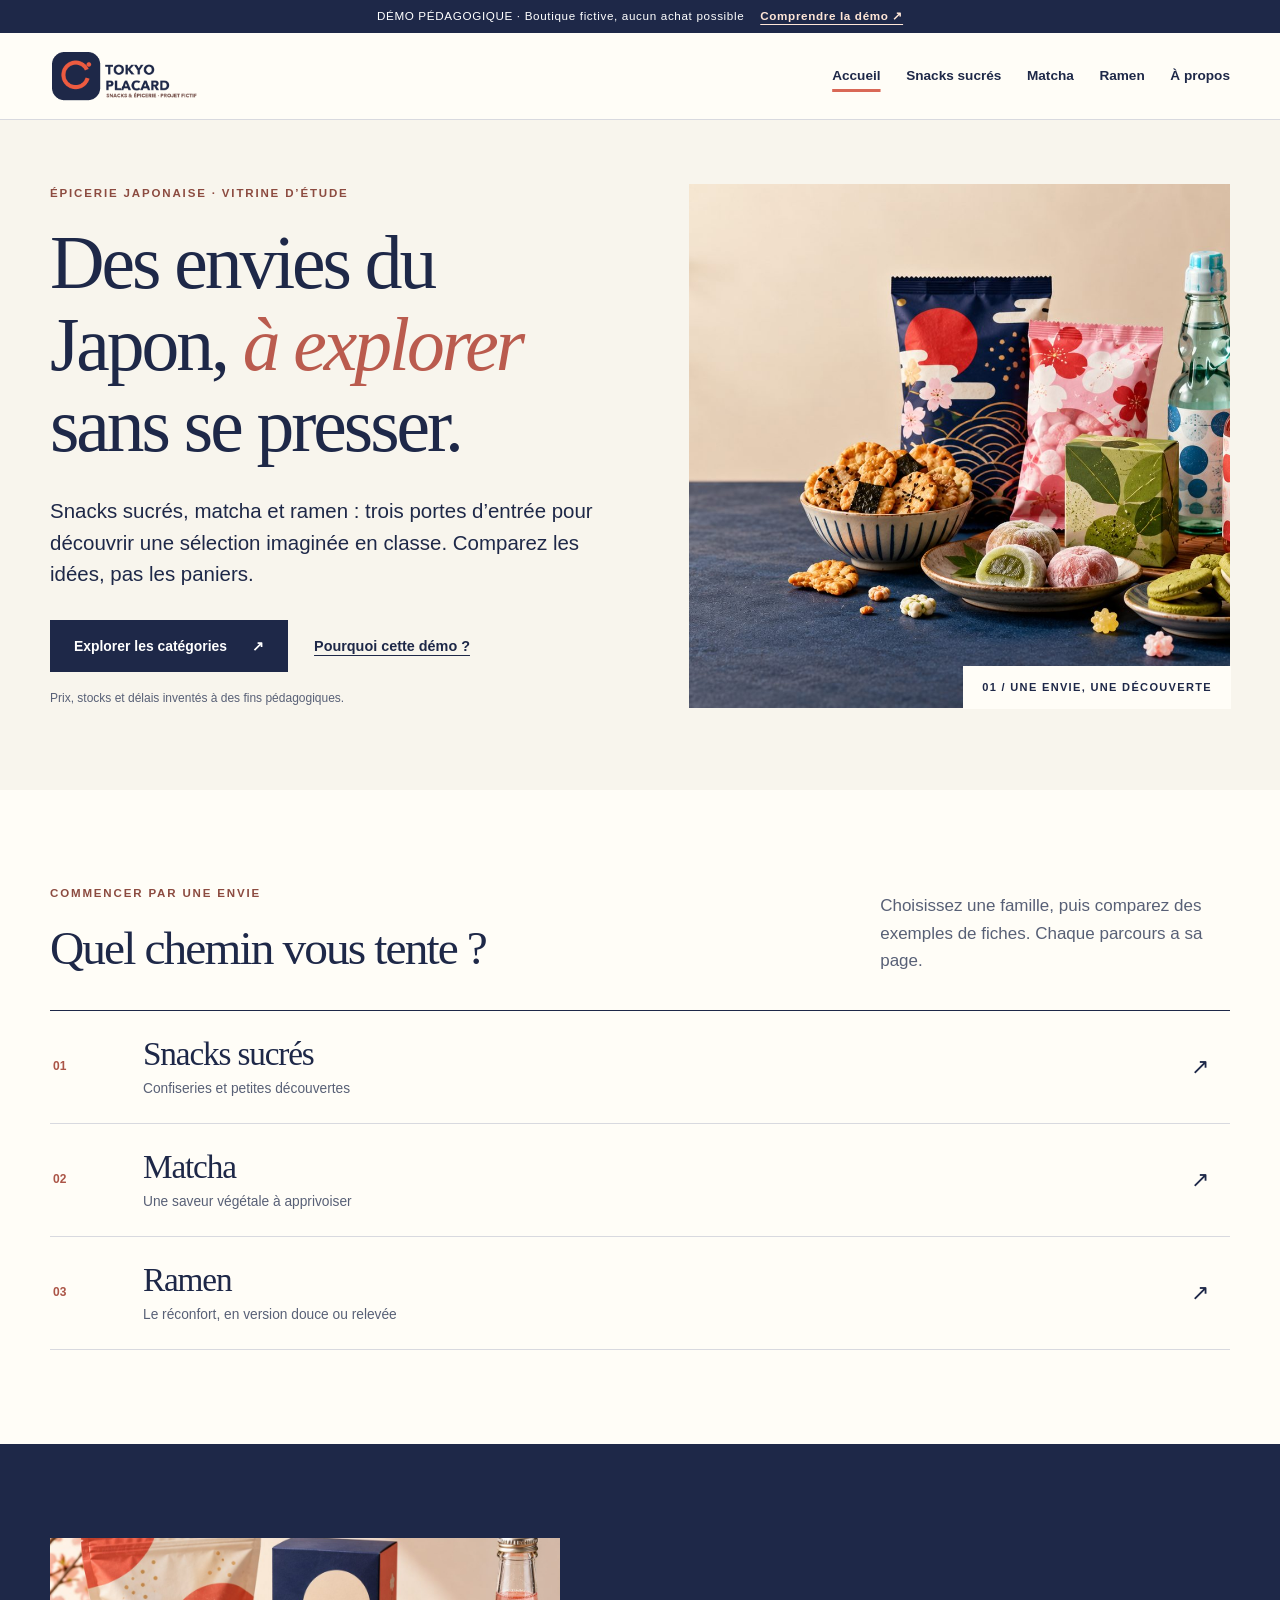
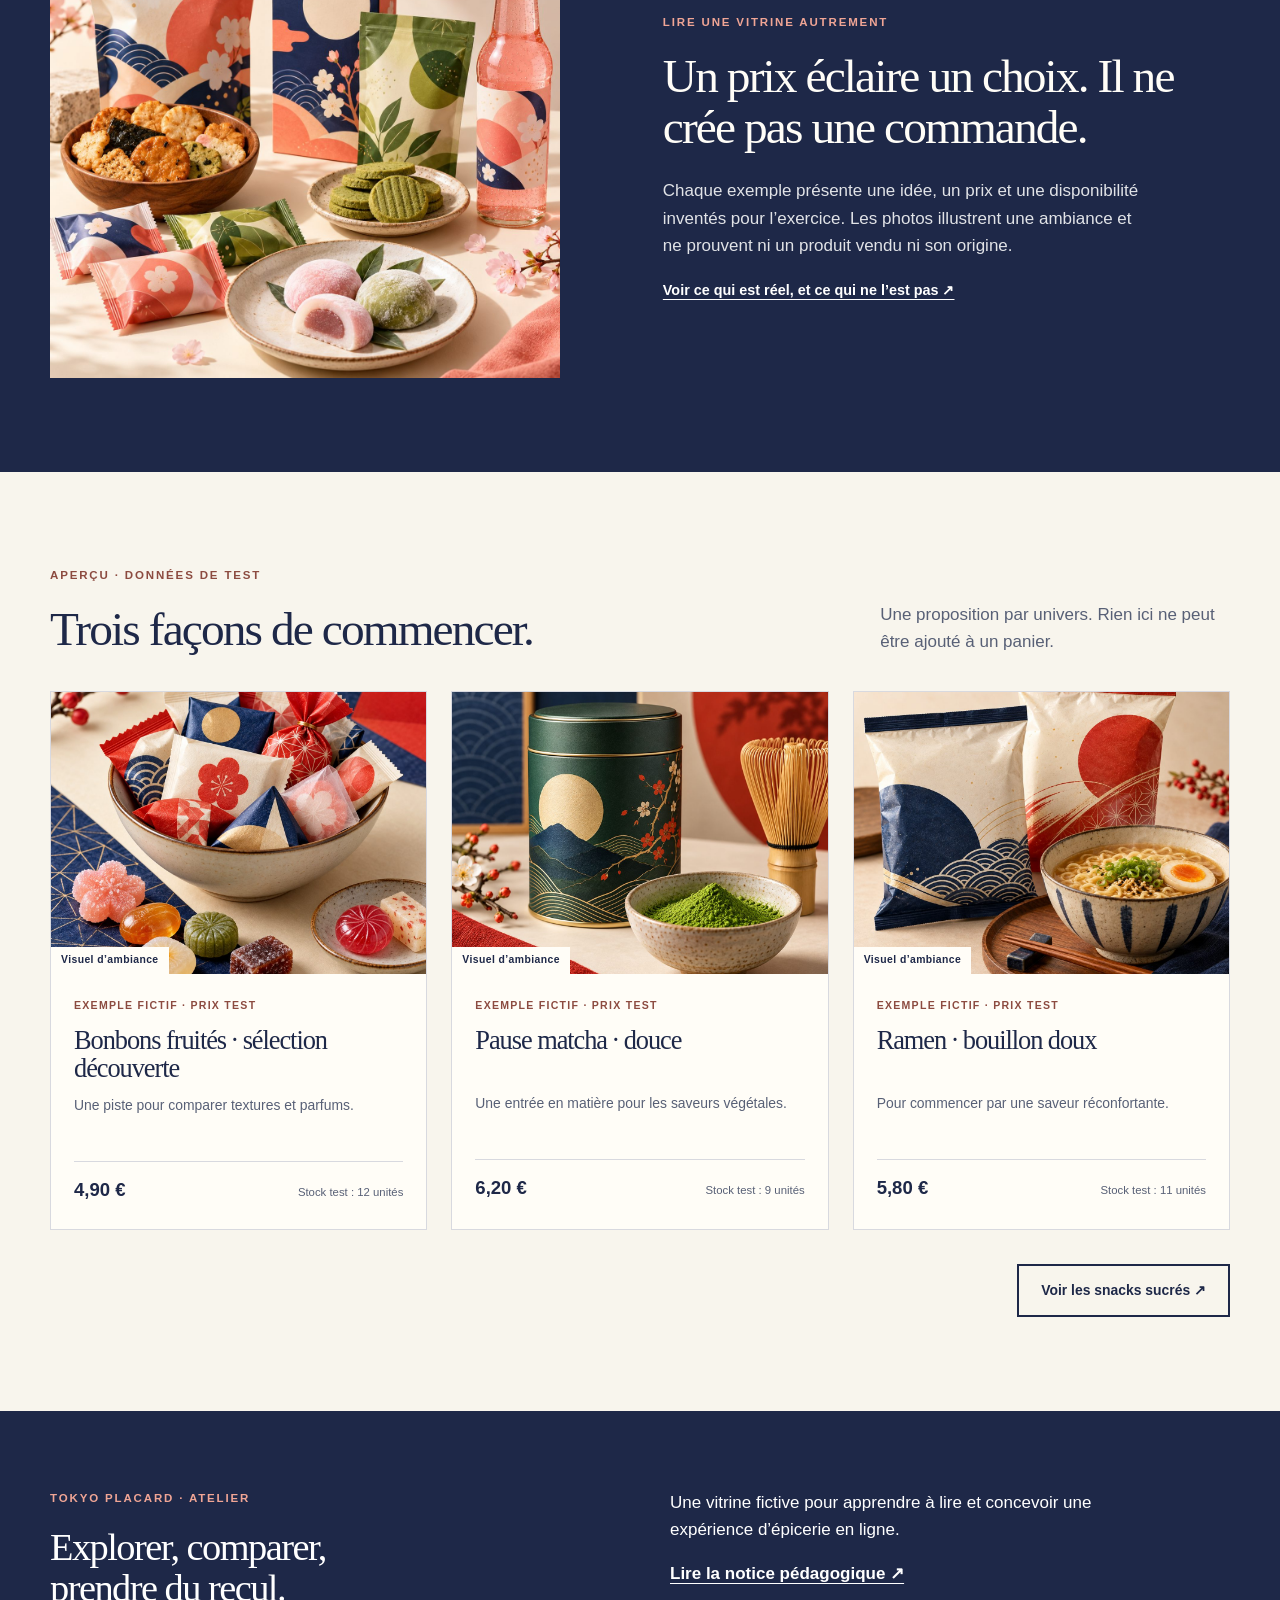
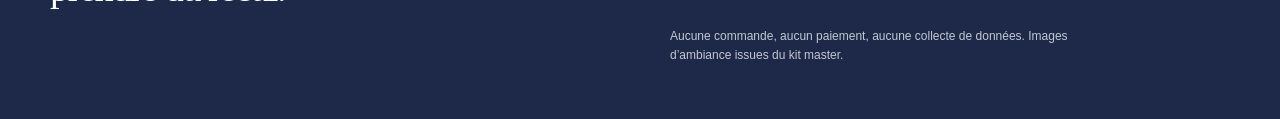
<file: index.html>
<!doctype html>
<html lang="fr"><head><meta charset="utf-8"><meta name="viewport" content="width=device-width, initial-scale=1">
<meta name="robots" content="noindex, nofollow, noarchive"><meta name="description" content="Tokyo Placard : vitrine pédagogique fictive de snacks japonais, matcha et ramen.">
<title>Accueil — Tokyo Placard · Démo pédagogique</title><link rel="icon" href="assets/logo-tokyo-placard.png"><link rel="stylesheet" href="styles.css"><script src="site.js" defer></script></head>
<body><a class="skip" href="#contenu">Aller au contenu</a><div class="demo-bar">DÉMO PÉDAGOGIQUE · Boutique fictive, aucun achat possible <a href="a-propos.html#notice">Comprendre la démo ↗</a></div>
<header class="site-header"><div class="shell header-row"><a class="logo" href="index.html" aria-label="Tokyo Placard, retour à l’accueil"><img src="assets/logo-tokyo-placard.png" alt="" width="195" height="55"></a><button class="menu-toggle" type="button" aria-expanded="false" aria-controls="nav-principale" aria-label="Ouvrir le menu">Menu <span aria-hidden="true">☰</span></button><nav id="nav-principale" class="nav" aria-label="Navigation principale"><a href="index.html" aria-current="page">Accueil</a><a href="snacks-sucres.html">Snacks sucrés</a><a href="matcha.html">Matcha</a><a href="ramen.html">Ramen</a><a href="a-propos.html">À propos</a></nav></div></header>
<main id="contenu"><section class="hero"><div class="shell hero-grid"><div class="hero-copy"><p class="eyebrow">Épicerie japonaise · vitrine d’étude</p><h1>Des envies du Japon, <em>à explorer</em> sans se presser.</h1><p class="lead">Snacks sucrés, matcha et ramen : trois portes d’entrée pour découvrir une sélection imaginée en classe. Comparez les idées, pas les paniers.</p><div class="hero-actions"><a class="button" href="snacks-sucres.html">Explorer les catégories <span aria-hidden="true">↗</span></a><a class="underlink" href="a-propos.html">Pourquoi cette démo ?</a></div><p class="hero-note">Prix, stocks et délais inventés à des fins pédagogiques.</p></div><div class="hero-photo"><img src="assets/hero-snacks.jpg" alt="Photographie d’ambiance d’un assortiment de snacks japonais"><span class="photo-label">01 / Une envie, une découverte</span></div></div></section>
<section class="section categories"><div class="shell"><div class="section-head"><div><p class="eyebrow">Commencer par une envie</p><h2>Quel chemin vous tente ?</h2></div><p>Choisissez une famille, puis comparez des exemples de fiches. Chaque parcours a sa page.</p></div><div class="category-list"><a href="snacks-sucres.html"><span class="category-num">01</span><span><strong>Snacks sucrés</strong><small>Confiseries et petites découvertes</small></span><span class="arrow" aria-hidden="true">↗</span></a><a href="matcha.html"><span class="category-num">02</span><span><strong>Matcha</strong><small>Une saveur végétale à apprivoiser</small></span><span class="arrow" aria-hidden="true">↗</span></a><a href="ramen.html"><span class="category-num">03</span><span><strong>Ramen</strong><small>Le réconfort, en version douce ou relevée</small></span><span class="arrow" aria-hidden="true">↗</span></a></div></div></section>
<section class="section editorial"><div class="shell editorial-grid"><div class="editorial-photo"><img src="assets/assortiment-snacks.jpg" alt="Photographie d’ambiance d’un assortiment de snacks japonais" loading="lazy"></div><div><p class="eyebrow">Lire une vitrine autrement</p><h2>Un prix éclaire un choix. Il ne crée pas une commande.</h2><p>Chaque exemple présente une idée, un prix et une disponibilité inventés pour l’exercice. Les photos illustrent une ambiance et ne prouvent ni un produit vendu ni son origine.</p><a class="text-arrow" href="a-propos.html#notice">Voir ce qui est réel, et ce qui ne l’est pas ↗</a></div></div></section>
<section class="section selection"><div class="shell"><div class="section-head"><div><p class="eyebrow">Aperçu · données de test</p><h2>Trois façons de commencer.</h2></div><p>Une proposition par univers. Rien ici ne peut être ajouté à un panier.</p></div><div class="product-grid"><article class="product"><div class="product-image"><img class="" src="assets/bonbons.jpg" alt="Photographie d’ambiance de confiseries japonaises" loading="lazy"><span class="image-caption">Visuel d’ambiance</span></div><div class="product-body"><p class="product-type">Exemple fictif · prix test</p><h3>Bonbons fruités · sélection découverte</h3><p>Une piste pour comparer textures et parfums.</p><div class="product-meta"><strong>4,90 €</strong><span>Stock test : 12 unités</span></div></div></article><article class="product"><div class="product-image"><img class="" src="assets/matcha.jpg" alt="Photographie d’ambiance autour du matcha" loading="lazy"><span class="image-caption">Visuel d’ambiance</span></div><div class="product-body"><p class="product-type">Exemple fictif · prix test</p><h3>Pause matcha · douce</h3><p>Une entrée en matière pour les saveurs végétales.</p><div class="product-meta"><strong>6,20 €</strong><span>Stock test : 9 unités</span></div></div></article><article class="product"><div class="product-image"><img class="" src="assets/ramen.jpg" alt="Photographie d’ambiance de ramen" loading="lazy"><span class="image-caption">Visuel d’ambiance</span></div><div class="product-body"><p class="product-type">Exemple fictif · prix test</p><h3>Ramen · bouillon doux</h3><p>Pour commencer par une saveur réconfortante.</p><div class="product-meta"><strong>5,80 €</strong><span>Stock test : 11 unités</span></div></div></article></div><div class="end-link"><a class="button button-light" href="snacks-sucres.html">Voir les snacks sucrés ↗</a></div></div></section></main><footer class="footer"><div class="shell footer-grid"><div><p class="eyebrow">Tokyo Placard · atelier</p><h2>Explorer, comparer,<br>prendre du recul.</h2></div><div><p>Une vitrine fictive pour apprendre à lire et concevoir une expérience d’épicerie en ligne.</p><a href="a-propos.html#notice">Lire la notice pédagogique ↗</a><p class="fine">Aucune commande, aucun paiement, aucune collecte de données. Images d’ambiance issues du kit master.</p></div></div></footer></body></html>
</file>
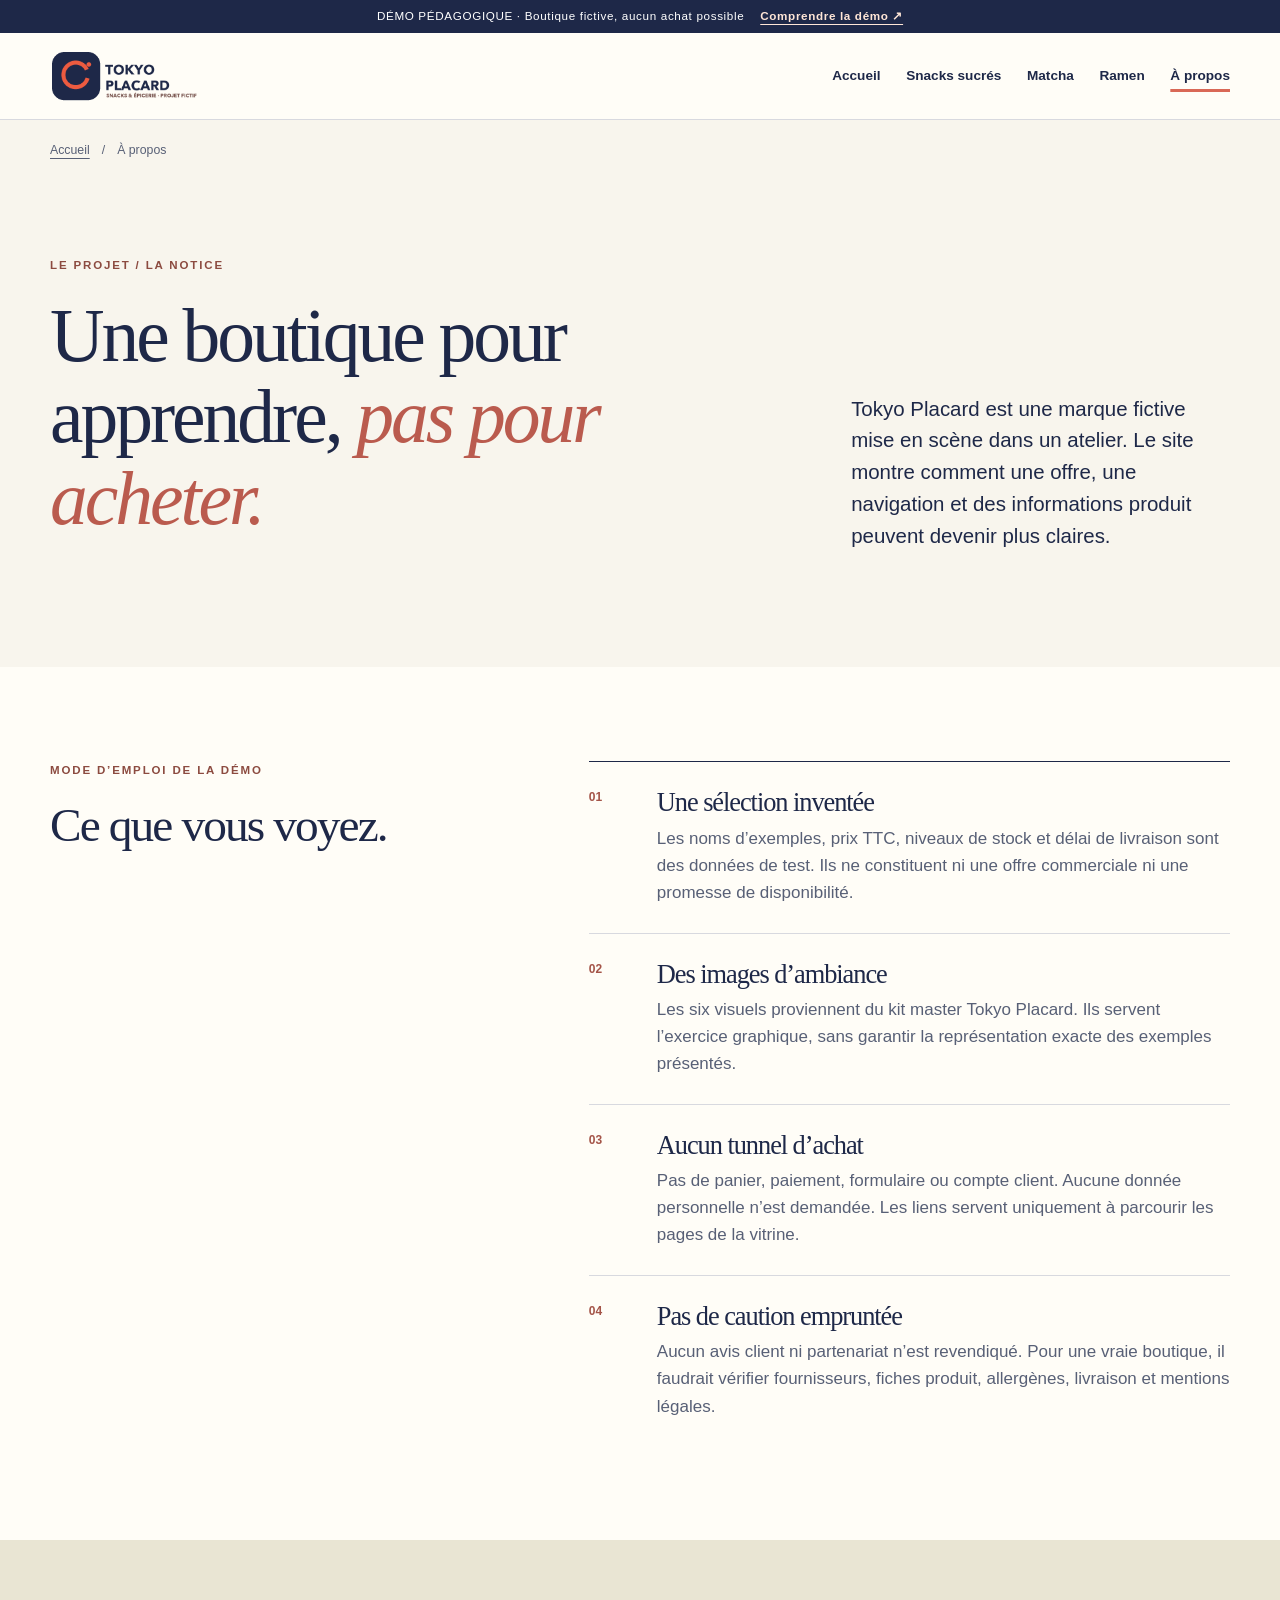
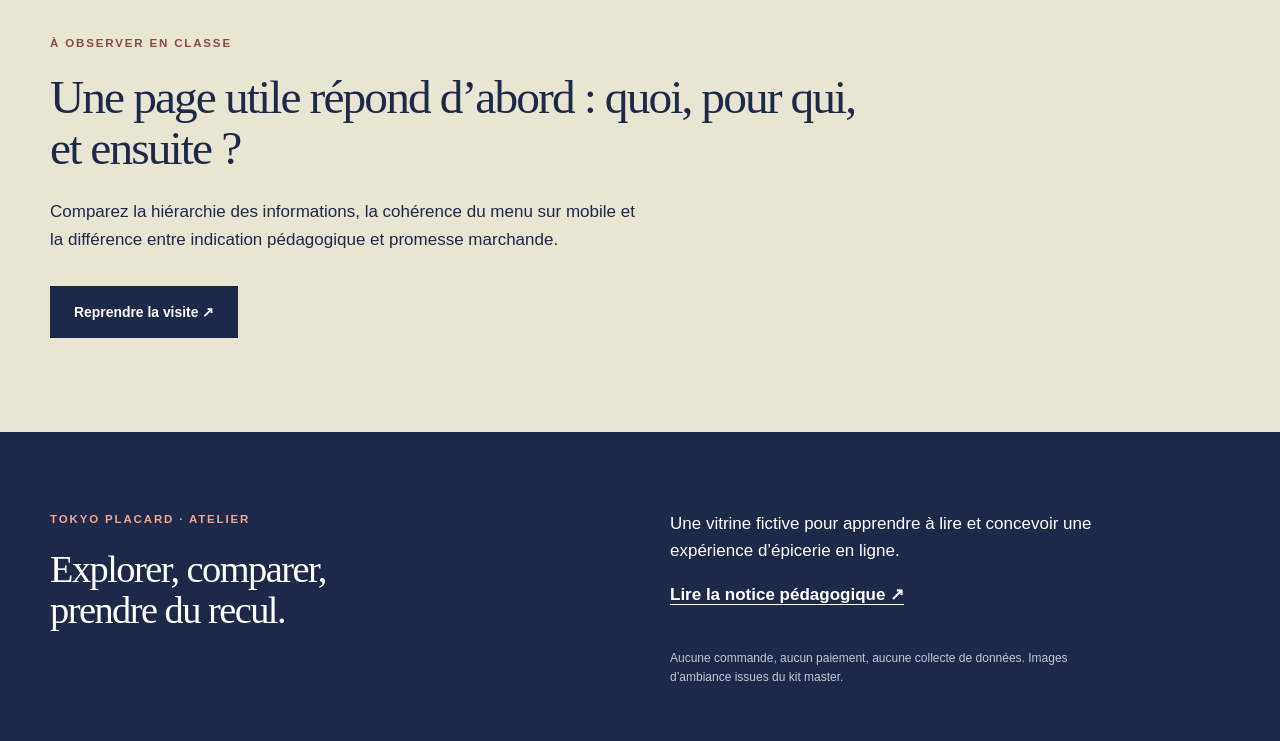
<file: a-propos.html>
<!doctype html>
<html lang="fr"><head><meta charset="utf-8"><meta name="viewport" content="width=device-width, initial-scale=1">
<meta name="robots" content="noindex, nofollow, noarchive"><meta name="description" content="Notice pédagogique et transparence de la démo Tokyo Placard.">
<title>À propos et notice — Tokyo Placard · Démo pédagogique</title><link rel="icon" href="assets/logo-tokyo-placard.png"><link rel="stylesheet" href="styles.css"><script src="site.js" defer></script></head>
<body><a class="skip" href="#contenu">Aller au contenu</a><div class="demo-bar">DÉMO PÉDAGOGIQUE · Boutique fictive, aucun achat possible <a href="a-propos.html#notice">Comprendre la démo ↗</a></div>
<header class="site-header"><div class="shell header-row"><a class="logo" href="index.html" aria-label="Tokyo Placard, retour à l’accueil"><img src="assets/logo-tokyo-placard.png" alt="" width="195" height="55"></a><button class="menu-toggle" type="button" aria-expanded="false" aria-controls="nav-principale" aria-label="Ouvrir le menu">Menu <span aria-hidden="true">☰</span></button><nav id="nav-principale" class="nav" aria-label="Navigation principale"><a href="index.html">Accueil</a><a href="snacks-sucres.html">Snacks sucrés</a><a href="matcha.html">Matcha</a><a href="ramen.html">Ramen</a><a href="a-propos.html" aria-current="page">À propos</a></nav></div></header>
<main id="contenu"><div class="shell breadcrumb"><a href="index.html">Accueil</a><span aria-hidden="true">/</span><span aria-current="page">À propos</span></div><section class="about-hero"><div class="shell about-grid"><div><p class="eyebrow">Le projet / la notice</p><h1>Une boutique pour apprendre, <em>pas pour acheter.</em></h1></div><p class="lead">Tokyo Placard est une marque fictive mise en scène dans un atelier. Le site montre comment une offre, une navigation et des informations produit peuvent devenir plus claires.</p></div></section><section class="section notice-section" id="notice"><div class="shell notice-grid"><div><p class="eyebrow">Mode d’emploi de la démo</p><h2>Ce que vous voyez.</h2></div><div class="notice-rows"><div><span>01</span><div><h3>Une sélection inventée</h3><p>Les noms d’exemples, prix TTC, niveaux de stock et délai de livraison sont des données de test. Ils ne constituent ni une offre commerciale ni une promesse de disponibilité.</p></div></div><div><span>02</span><div><h3>Des images d’ambiance</h3><p>Les six visuels proviennent du kit master Tokyo Placard. Ils servent l’exercice graphique, sans garantir la représentation exacte des exemples présentés.</p></div></div><div><span>03</span><div><h3>Aucun tunnel d’achat</h3><p>Pas de panier, paiement, formulaire ou compte client. Aucune donnée personnelle n’est demandée. Les liens servent uniquement à parcourir les pages de la vitrine.</p></div></div><div><span>04</span><div><h3>Pas de caution empruntée</h3><p>Aucun avis client ni partenariat n’est revendiqué. Pour une vraie boutique, il faudrait vérifier fournisseurs, fiches produit, allergènes, livraison et mentions légales.</p></div></div></div></div></section><section class="section about-end"><div class="shell"><p class="eyebrow">À observer en classe</p><h2>Une page utile répond d’abord : quoi, pour qui, et ensuite ?</h2><p>Comparez la hiérarchie des informations, la cohérence du menu sur mobile et la différence entre indication pédagogique et promesse marchande.</p><a class="button" href="index.html">Reprendre la visite ↗</a></div></section></main><footer class="footer"><div class="shell footer-grid"><div><p class="eyebrow">Tokyo Placard · atelier</p><h2>Explorer, comparer,<br>prendre du recul.</h2></div><div><p>Une vitrine fictive pour apprendre à lire et concevoir une expérience d’épicerie en ligne.</p><a href="a-propos.html#notice">Lire la notice pédagogique ↗</a><p class="fine">Aucune commande, aucun paiement, aucune collecte de données. Images d’ambiance issues du kit master.</p></div></div></footer></body></html>
</file>
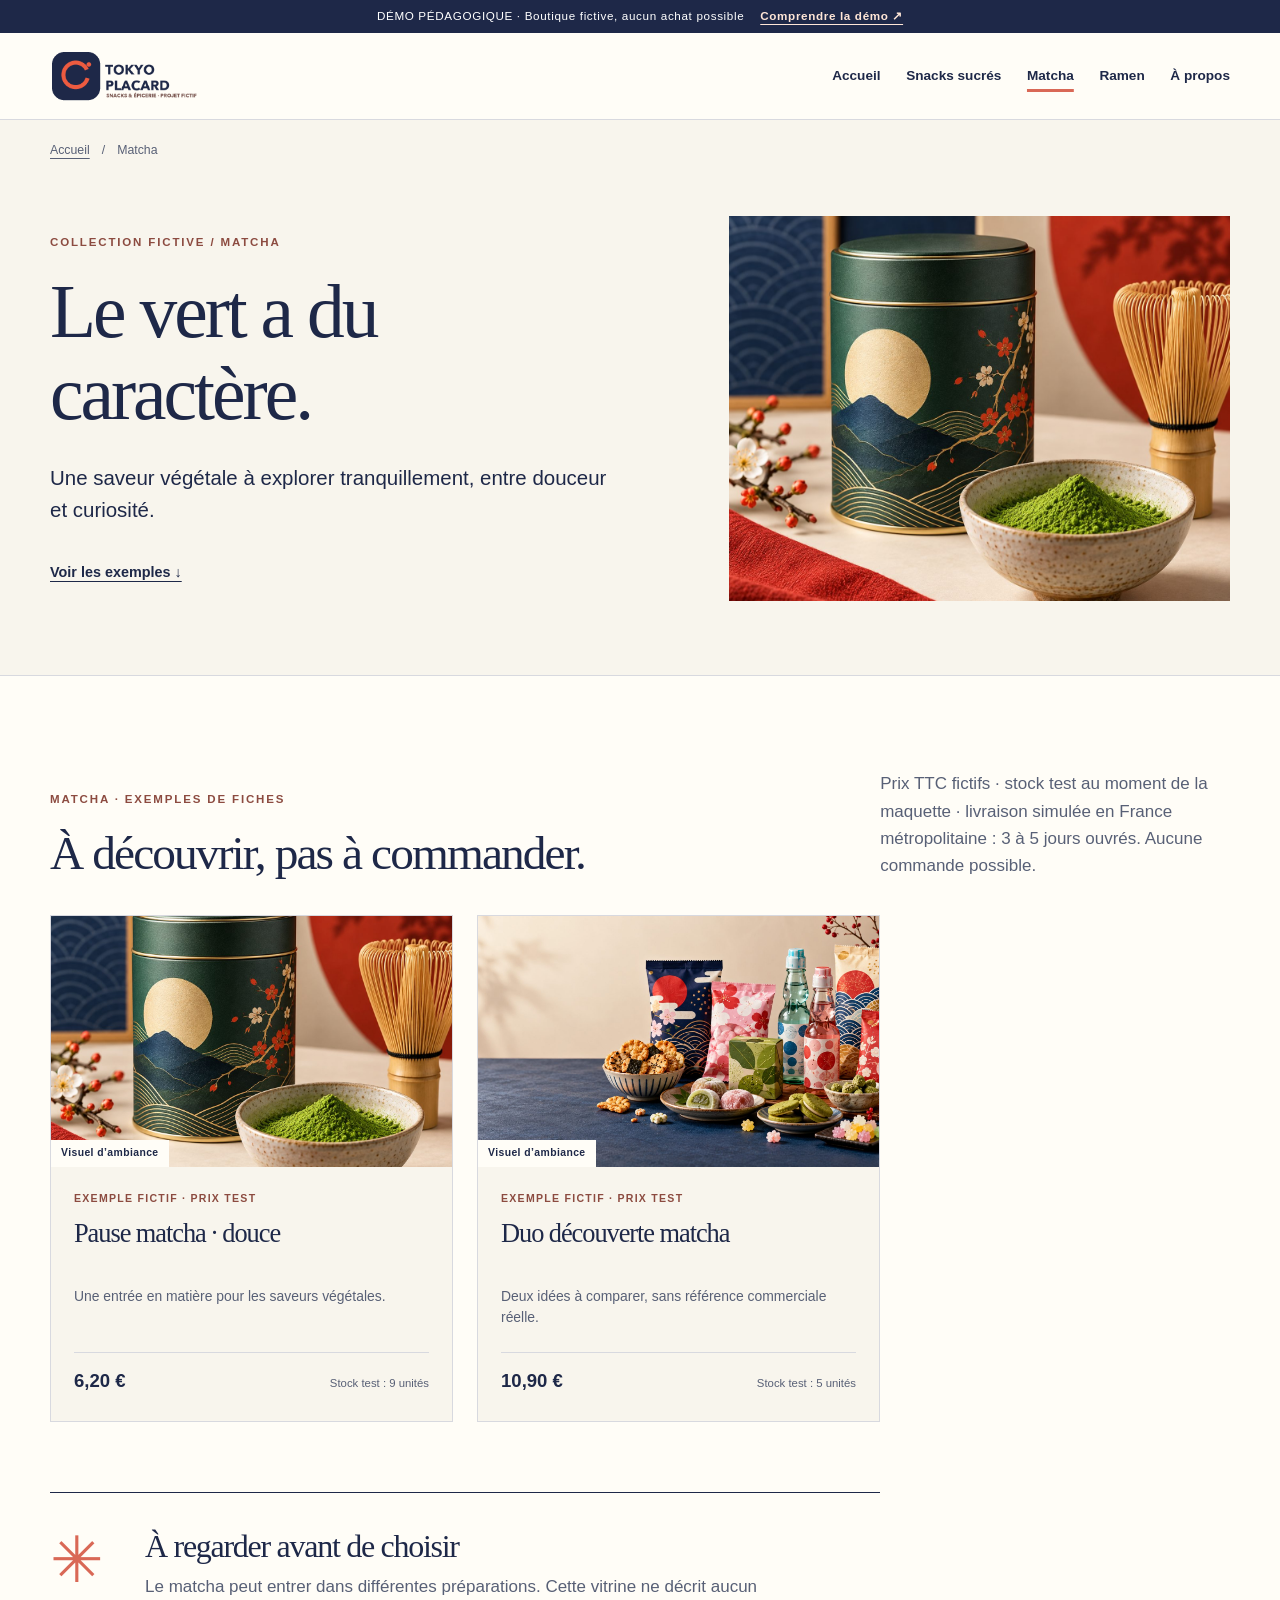
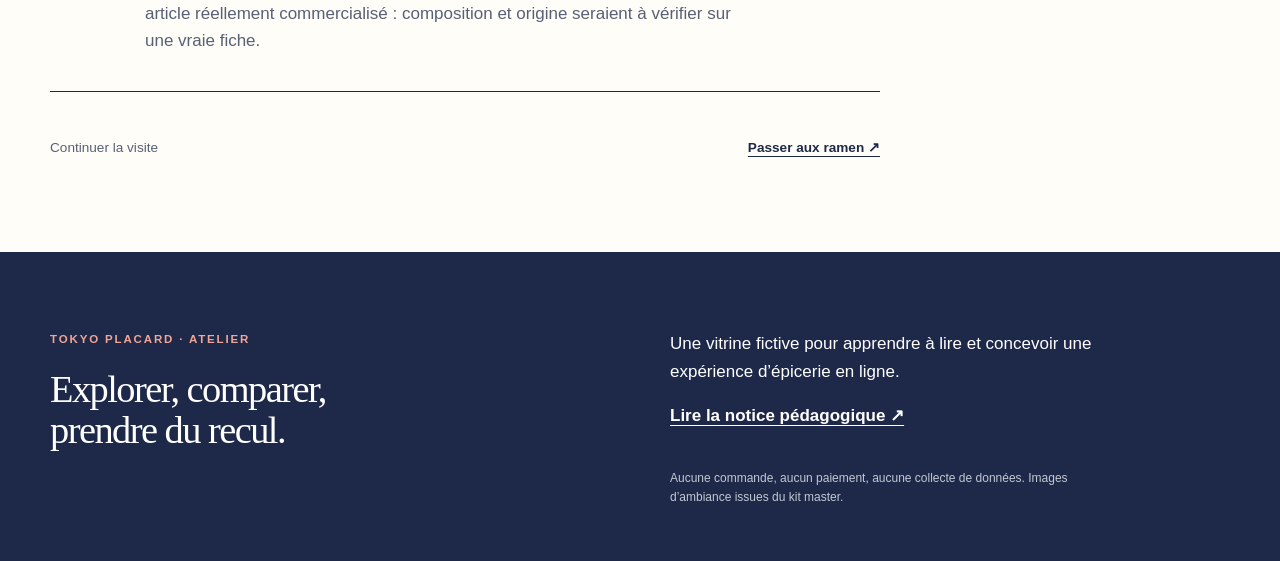
<file: matcha.html>
<!doctype html>
<html lang="fr"><head><meta charset="utf-8"><meta name="viewport" content="width=device-width, initial-scale=1">
<meta name="robots" content="noindex, nofollow, noarchive"><meta name="description" content="Matcha : exemples fictifs de Tokyo Placard, vitrine pédagogique sans vente.">
<title>Matcha — Tokyo Placard · Démo pédagogique</title><link rel="icon" href="assets/logo-tokyo-placard.png"><link rel="stylesheet" href="styles.css"><script src="site.js" defer></script></head>
<body><a class="skip" href="#contenu">Aller au contenu</a><div class="demo-bar">DÉMO PÉDAGOGIQUE · Boutique fictive, aucun achat possible <a href="a-propos.html#notice">Comprendre la démo ↗</a></div>
<header class="site-header"><div class="shell header-row"><a class="logo" href="index.html" aria-label="Tokyo Placard, retour à l’accueil"><img src="assets/logo-tokyo-placard.png" alt="" width="195" height="55"></a><button class="menu-toggle" type="button" aria-expanded="false" aria-controls="nav-principale" aria-label="Ouvrir le menu">Menu <span aria-hidden="true">☰</span></button><nav id="nav-principale" class="nav" aria-label="Navigation principale"><a href="index.html">Accueil</a><a href="snacks-sucres.html">Snacks sucrés</a><a href="matcha.html" aria-current="page">Matcha</a><a href="ramen.html">Ramen</a><a href="a-propos.html">À propos</a></nav></div></header>
<main id="contenu"><div class="shell breadcrumb"><a href="index.html">Accueil</a><span aria-hidden="true">/</span><span aria-current="page">Matcha</span></div><section class="category-hero"><div class="shell category-hero-grid"><div><p class="eyebrow">Collection fictive / Matcha</p><h1>Le vert a du caractère.</h1><p class="lead">Une saveur végétale à explorer tranquillement, entre douceur et curiosité.</p><a class="underlink" href="#selection">Voir les exemples ↓</a></div><div class="category-hero-photo"><img class="" src="assets/matcha.jpg" alt="Photographie d’ambiance autour du matcha" loading="lazy"></div></div></section><section class="section product-section" id="selection"><div class="shell"><div class="section-head"><div><p class="eyebrow">Matcha · exemples de fiches</p><h2>À découvrir, pas à commander.</h2></div><p>Prix TTC fictifs · stock test au moment de la maquette · livraison simulée en France métropolitaine : 3 à 5 jours ouvrés. Aucune commande possible.</p></div><div class="product-grid"><article class="product"><div class="product-image"><img class="" src="assets/matcha.jpg" alt="Photographie d’ambiance autour du matcha" loading="lazy"><span class="image-caption">Visuel d’ambiance</span></div><div class="product-body"><p class="product-type">Exemple fictif · prix test</p><h3>Pause matcha · douce</h3><p>Une entrée en matière pour les saveurs végétales.</p><div class="product-meta"><strong>6,20 €</strong><span>Stock test : 9 unités</span></div></div></article><article class="product"><div class="product-image"><img class="" src="assets/hero-snacks.jpg" alt="Photographie d’ambiance de snacks japonais" loading="lazy"><span class="image-caption">Visuel d’ambiance</span></div><div class="product-body"><p class="product-type">Exemple fictif · prix test</p><h3>Duo découverte matcha</h3><p>Deux idées à comparer, sans référence commerciale réelle.</p><div class="product-meta"><strong>10,90 €</strong><span>Stock test : 5 unités</span></div></div></article></div><aside class="reading-note"><span class="reading-mark" aria-hidden="true">✳</span><div><h2>À regarder avant de choisir</h2><p>Le matcha peut entrer dans différentes préparations. Cette vitrine ne décrit aucun article réellement commercialisé : composition et origine seraient à vérifier sur une vraie fiche.</p></div></aside><div class="next-route"><span>Continuer la visite</span><a href="ramen.html">Passer aux ramen ↗</a></div></div></section></main><footer class="footer"><div class="shell footer-grid"><div><p class="eyebrow">Tokyo Placard · atelier</p><h2>Explorer, comparer,<br>prendre du recul.</h2></div><div><p>Une vitrine fictive pour apprendre à lire et concevoir une expérience d’épicerie en ligne.</p><a href="a-propos.html#notice">Lire la notice pédagogique ↗</a><p class="fine">Aucune commande, aucun paiement, aucune collecte de données. Images d’ambiance issues du kit master.</p></div></div></footer></body></html>
</file>
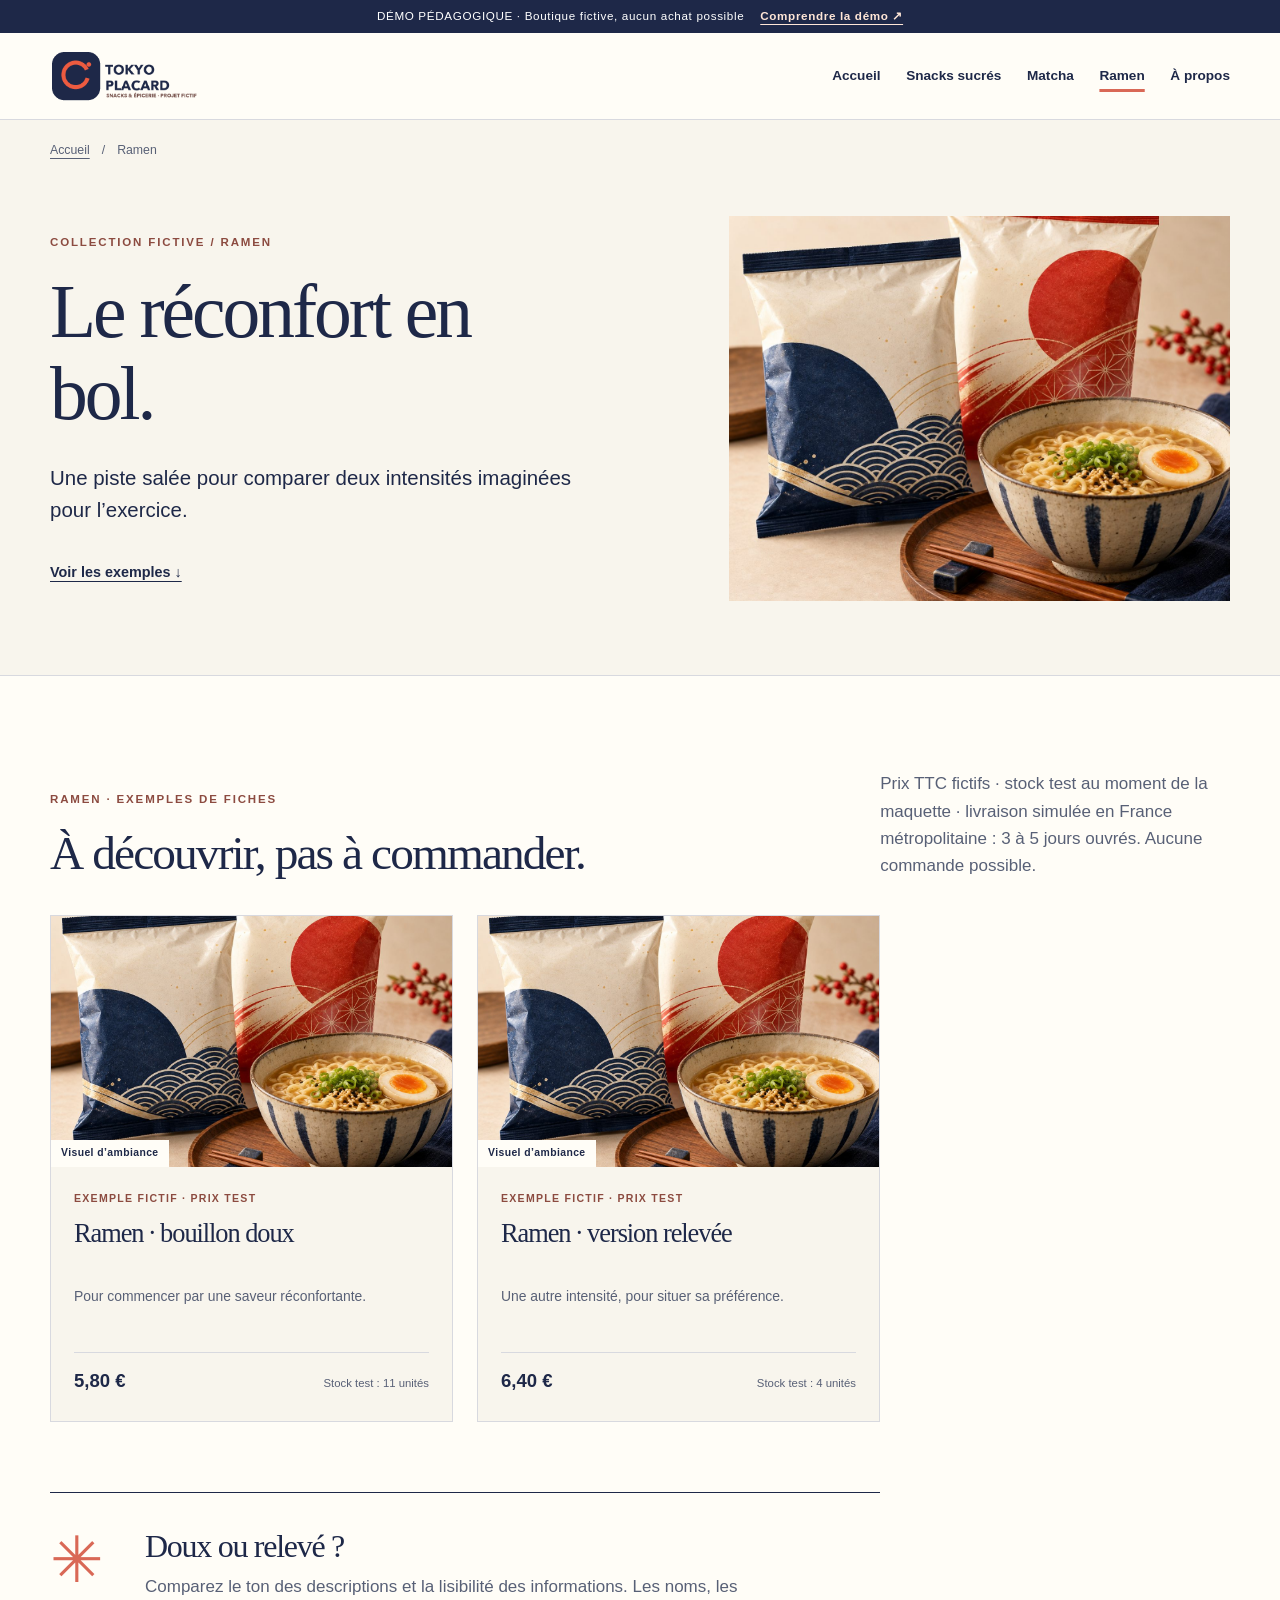
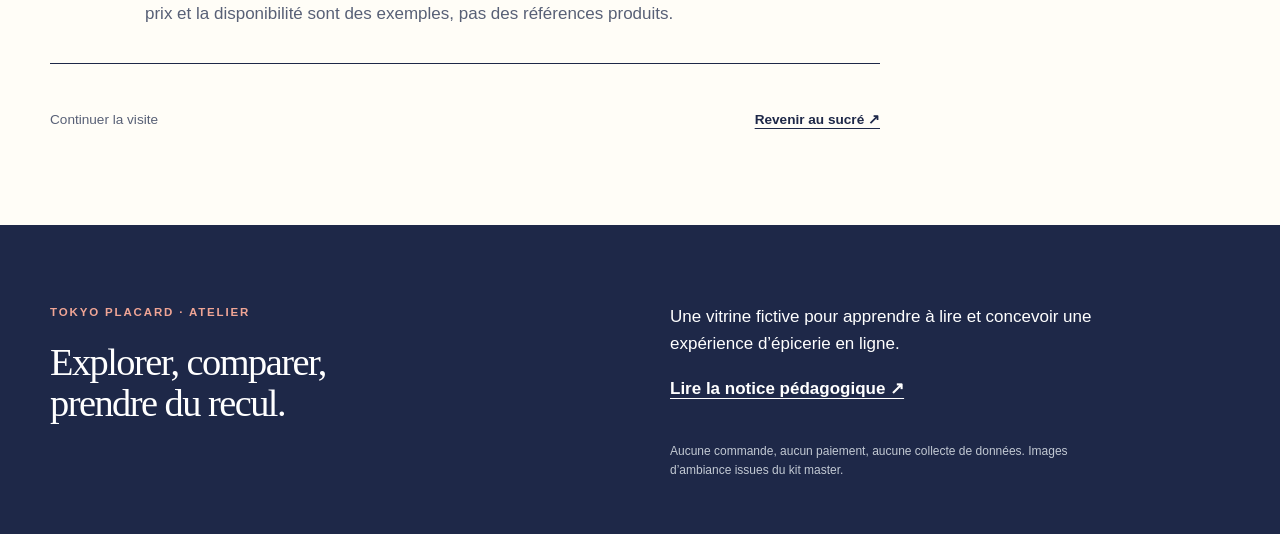
<file: ramen.html>
<!doctype html>
<html lang="fr"><head><meta charset="utf-8"><meta name="viewport" content="width=device-width, initial-scale=1">
<meta name="robots" content="noindex, nofollow, noarchive"><meta name="description" content="Ramen : exemples fictifs de Tokyo Placard, vitrine pédagogique sans vente.">
<title>Ramen — Tokyo Placard · Démo pédagogique</title><link rel="icon" href="assets/logo-tokyo-placard.png"><link rel="stylesheet" href="styles.css"><script src="site.js" defer></script></head>
<body><a class="skip" href="#contenu">Aller au contenu</a><div class="demo-bar">DÉMO PÉDAGOGIQUE · Boutique fictive, aucun achat possible <a href="a-propos.html#notice">Comprendre la démo ↗</a></div>
<header class="site-header"><div class="shell header-row"><a class="logo" href="index.html" aria-label="Tokyo Placard, retour à l’accueil"><img src="assets/logo-tokyo-placard.png" alt="" width="195" height="55"></a><button class="menu-toggle" type="button" aria-expanded="false" aria-controls="nav-principale" aria-label="Ouvrir le menu">Menu <span aria-hidden="true">☰</span></button><nav id="nav-principale" class="nav" aria-label="Navigation principale"><a href="index.html">Accueil</a><a href="snacks-sucres.html">Snacks sucrés</a><a href="matcha.html">Matcha</a><a href="ramen.html" aria-current="page">Ramen</a><a href="a-propos.html">À propos</a></nav></div></header>
<main id="contenu"><div class="shell breadcrumb"><a href="index.html">Accueil</a><span aria-hidden="true">/</span><span aria-current="page">Ramen</span></div><section class="category-hero"><div class="shell category-hero-grid"><div><p class="eyebrow">Collection fictive / Ramen</p><h1>Le réconfort en bol.</h1><p class="lead">Une piste salée pour comparer deux intensités imaginées pour l’exercice.</p><a class="underlink" href="#selection">Voir les exemples ↓</a></div><div class="category-hero-photo"><img class="" src="assets/ramen.jpg" alt="Photographie d’ambiance de ramen" loading="lazy"></div></div></section><section class="section product-section" id="selection"><div class="shell"><div class="section-head"><div><p class="eyebrow">Ramen · exemples de fiches</p><h2>À découvrir, pas à commander.</h2></div><p>Prix TTC fictifs · stock test au moment de la maquette · livraison simulée en France métropolitaine : 3 à 5 jours ouvrés. Aucune commande possible.</p></div><div class="product-grid"><article class="product"><div class="product-image"><img class="" src="assets/ramen.jpg" alt="Photographie d’ambiance de ramen" loading="lazy"><span class="image-caption">Visuel d’ambiance</span></div><div class="product-body"><p class="product-type">Exemple fictif · prix test</p><h3>Ramen · bouillon doux</h3><p>Pour commencer par une saveur réconfortante.</p><div class="product-meta"><strong>5,80 €</strong><span>Stock test : 11 unités</span></div></div></article><article class="product"><div class="product-image"><img class="" src="assets/ramen.jpg" alt="Photographie d’ambiance de ramen" loading="lazy"><span class="image-caption">Visuel d’ambiance</span></div><div class="product-body"><p class="product-type">Exemple fictif · prix test</p><h3>Ramen · version relevée</h3><p>Une autre intensité, pour situer sa préférence.</p><div class="product-meta"><strong>6,40 €</strong><span>Stock test : 4 unités</span></div></div></article></div><aside class="reading-note"><span class="reading-mark" aria-hidden="true">✳</span><div><h2>Doux ou relevé ?</h2><p>Comparez le ton des descriptions et la lisibilité des informations. Les noms, les prix et la disponibilité sont des exemples, pas des références produits.</p></div></aside><div class="next-route"><span>Continuer la visite</span><a href="snacks-sucres.html">Revenir au sucré ↗</a></div></div></section></main><footer class="footer"><div class="shell footer-grid"><div><p class="eyebrow">Tokyo Placard · atelier</p><h2>Explorer, comparer,<br>prendre du recul.</h2></div><div><p>Une vitrine fictive pour apprendre à lire et concevoir une expérience d’épicerie en ligne.</p><a href="a-propos.html#notice">Lire la notice pédagogique ↗</a><p class="fine">Aucune commande, aucun paiement, aucune collecte de données. Images d’ambiance issues du kit master.</p></div></div></footer></body></html>
</file>
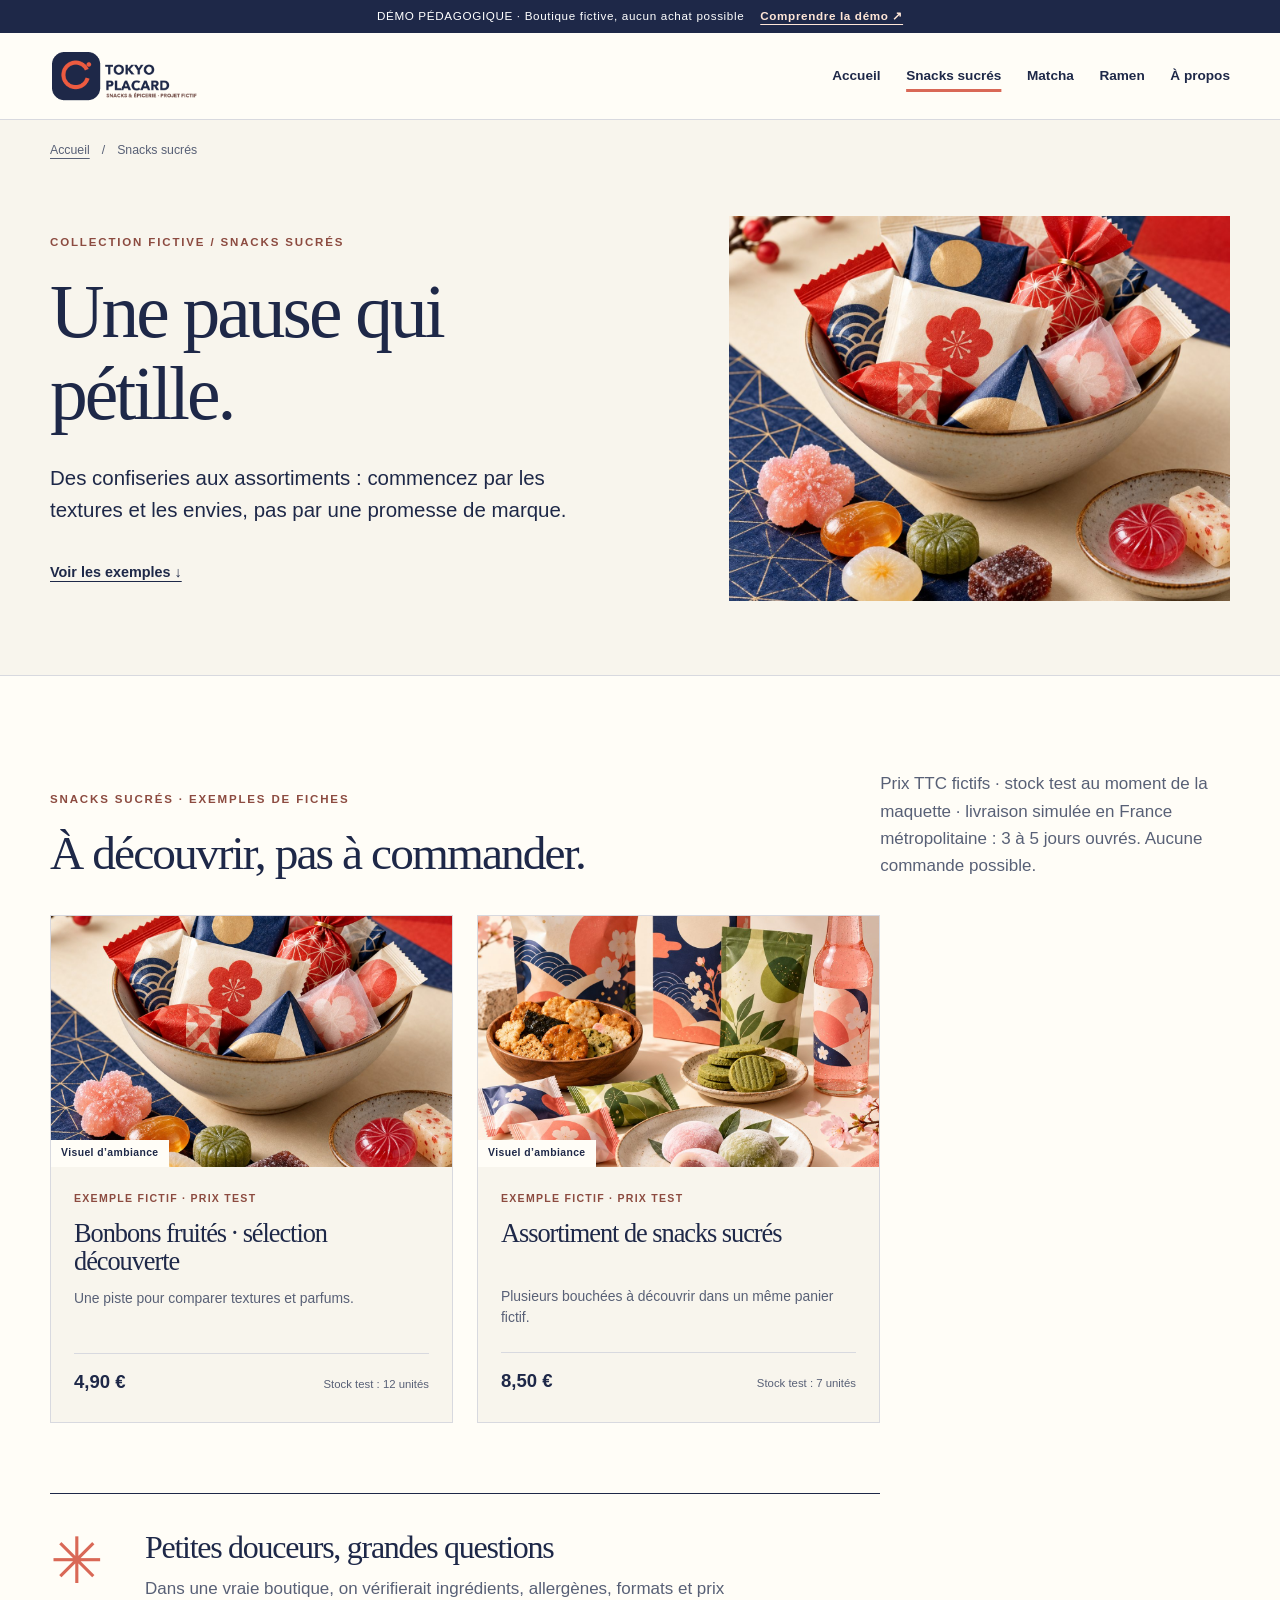
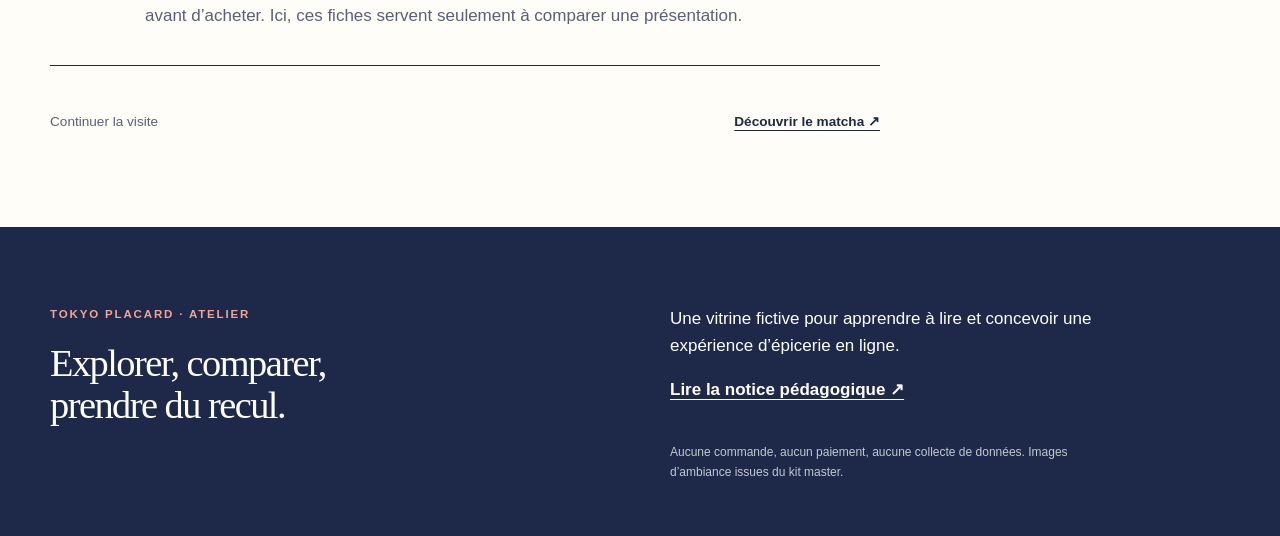
<file: snacks-sucres.html>
<!doctype html>
<html lang="fr"><head><meta charset="utf-8"><meta name="viewport" content="width=device-width, initial-scale=1">
<meta name="robots" content="noindex, nofollow, noarchive"><meta name="description" content="Snacks sucrés : exemples fictifs de Tokyo Placard, vitrine pédagogique sans vente.">
<title>Snacks sucrés — Tokyo Placard · Démo pédagogique</title><link rel="icon" href="assets/logo-tokyo-placard.png"><link rel="stylesheet" href="styles.css"><script src="site.js" defer></script></head>
<body><a class="skip" href="#contenu">Aller au contenu</a><div class="demo-bar">DÉMO PÉDAGOGIQUE · Boutique fictive, aucun achat possible <a href="a-propos.html#notice">Comprendre la démo ↗</a></div>
<header class="site-header"><div class="shell header-row"><a class="logo" href="index.html" aria-label="Tokyo Placard, retour à l’accueil"><img src="assets/logo-tokyo-placard.png" alt="" width="195" height="55"></a><button class="menu-toggle" type="button" aria-expanded="false" aria-controls="nav-principale" aria-label="Ouvrir le menu">Menu <span aria-hidden="true">☰</span></button><nav id="nav-principale" class="nav" aria-label="Navigation principale"><a href="index.html">Accueil</a><a href="snacks-sucres.html" aria-current="page">Snacks sucrés</a><a href="matcha.html">Matcha</a><a href="ramen.html">Ramen</a><a href="a-propos.html">À propos</a></nav></div></header>
<main id="contenu"><div class="shell breadcrumb"><a href="index.html">Accueil</a><span aria-hidden="true">/</span><span aria-current="page">Snacks sucrés</span></div><section class="category-hero"><div class="shell category-hero-grid"><div><p class="eyebrow">Collection fictive / Snacks sucrés</p><h1>Une pause qui pétille.</h1><p class="lead">Des confiseries aux assortiments : commencez par les textures et les envies, pas par une promesse de marque.</p><a class="underlink" href="#selection">Voir les exemples ↓</a></div><div class="category-hero-photo"><img class="" src="assets/bonbons.jpg" alt="Photographie d’ambiance de confiseries japonaises" loading="lazy"></div></div></section><section class="section product-section" id="selection"><div class="shell"><div class="section-head"><div><p class="eyebrow">Snacks sucrés · exemples de fiches</p><h2>À découvrir, pas à commander.</h2></div><p>Prix TTC fictifs · stock test au moment de la maquette · livraison simulée en France métropolitaine : 3 à 5 jours ouvrés. Aucune commande possible.</p></div><div class="product-grid"><article class="product"><div class="product-image"><img class="" src="assets/bonbons.jpg" alt="Photographie d’ambiance de confiseries japonaises" loading="lazy"><span class="image-caption">Visuel d’ambiance</span></div><div class="product-body"><p class="product-type">Exemple fictif · prix test</p><h3>Bonbons fruités · sélection découverte</h3><p>Une piste pour comparer textures et parfums.</p><div class="product-meta"><strong>4,90 €</strong><span>Stock test : 12 unités</span></div></div></article><article class="product"><div class="product-image"><img class="" src="assets/assortiment-snacks.jpg" alt="Photographie d’ambiance d’un assortiment de snacks" loading="lazy"><span class="image-caption">Visuel d’ambiance</span></div><div class="product-body"><p class="product-type">Exemple fictif · prix test</p><h3>Assortiment de snacks sucrés</h3><p>Plusieurs bouchées à découvrir dans un même panier fictif.</p><div class="product-meta"><strong>8,50 €</strong><span>Stock test : 7 unités</span></div></div></article></div><aside class="reading-note"><span class="reading-mark" aria-hidden="true">✳</span><div><h2>Petites douceurs, grandes questions</h2><p>Dans une vraie boutique, on vérifierait ingrédients, allergènes, formats et prix avant d’acheter. Ici, ces fiches servent seulement à comparer une présentation.</p></div></aside><div class="next-route"><span>Continuer la visite</span><a href="matcha.html">Découvrir le matcha ↗</a></div></div></section></main><footer class="footer"><div class="shell footer-grid"><div><p class="eyebrow">Tokyo Placard · atelier</p><h2>Explorer, comparer,<br>prendre du recul.</h2></div><div><p>Une vitrine fictive pour apprendre à lire et concevoir une expérience d’épicerie en ligne.</p><a href="a-propos.html#notice">Lire la notice pédagogique ↗</a><p class="fine">Aucune commande, aucun paiement, aucune collecte de données. Images d’ambiance issues du kit master.</p></div></div></footer></body></html>
</file>
<file: styles.css>
/* Tokyo Placard — static classroom demo. Source palette: master WP theme. */
:root{--ink:#1e2848;--coral:#d96856;--cream:#f8f5ed;--paper:#fffdf7;--mist:#e9e5d3;--line:#d8d9df;--muted:#586076;--serif:Georgia,'Times New Roman',serif;--sans:'Avenir Next',Avenir,'Trebuchet MS',sans-serif}*{box-sizing:border-box}html{scroll-behavior:smooth}body{margin:0;background:var(--cream);color:var(--ink);font:17px/1.6 var(--sans)}a{color:inherit;text-underline-offset:4px}a:focus-visible,button:focus-visible{outline:3px solid var(--coral);outline-offset:4px}button{font:inherit}img{display:block;max-width:100%}.shell{width:min(1180px,calc(100% - 48px));margin-inline:auto}.skip{position:absolute;left:12px;top:-100px;z-index:30;background:var(--paper);padding:12px}.skip:focus{top:12px}.demo-bar{background:var(--ink);color:white;padding:7px 24px;text-align:center;font-size:.73rem;letter-spacing:.055em}.demo-bar a{margin-left:12px;color:#ffe6d7;font-weight:800}.site-header{background:var(--paper);border-bottom:1px solid var(--line);position:relative;z-index:10}.header-row{min-height:86px;display:flex;align-items:center;justify-content:space-between;gap:24px}.logo img{width:195px;max-height:57px;object-fit:contain;object-position:left}.nav{display:flex;align-items:center;gap:clamp(14px,2vw,32px)}.nav a{font-size:.85rem;font-weight:800;text-decoration:none;white-space:nowrap;padding:13px 0}.nav a:hover,.nav a[aria-current=page]{text-decoration:underline;text-decoration-color:var(--coral);text-decoration-thickness:3px;text-underline-offset:9px}.menu-toggle{display:none;min-height:44px;padding:8px 14px;border:1px solid var(--ink);background:transparent;color:var(--ink);font-weight:800;cursor:pointer}.eyebrow{text-transform:uppercase;letter-spacing:.16em;font-size:.72rem;font-weight:900;color:#8c4b40;margin:0 0 20px}h1,h2,h3,p{margin-top:0}h1,h2,h3{font-family:var(--serif);font-weight:500;line-height:1.08;letter-spacing:-.04em}h1{font-size:clamp(3rem,5.9vw,6rem);margin-bottom:28px}h2{font-size:clamp(2.2rem,3.7vw,3.8rem);margin-bottom:24px}h3{font-size:1.65rem}.lead{font-size:clamp(1.13rem,1.6vw,1.36rem);line-height:1.55;max-width:49ch}.button{display:inline-flex;justify-content:center;align-items:center;gap:25px;min-height:52px;background:var(--ink);color:#fff;text-decoration:none;padding:13px 22px;font-size:.87rem;font-weight:850;border:2px solid var(--ink);transition:background .18s,color .18s}.button:hover{background:var(--coral);border-color:var(--coral);color:var(--ink)}.underlink,.text-arrow{font-size:.9rem;font-weight:800;text-decoration-thickness:1px}.hero{padding:64px 0 82px}.hero-grid{display:grid;grid-template-columns:1.03fr .97fr;align-items:center;gap:clamp(35px,5vw,90px)}.hero h1 em,.about-hero h1 em{font-style:italic;color:#ba5b4e}.hero-actions{display:flex;align-items:center;gap:26px;flex-wrap:wrap;margin-top:30px}.hero-note{font-size:.75rem;color:var(--muted);margin:17px 0 0}.hero-photo{position:relative;align-self:stretch;min-height:490px;background:var(--mist)}.hero-photo img{width:100%;height:100%;object-fit:cover;position:absolute;inset:0}.photo-label{position:absolute;right:-1px;bottom:-1px;background:var(--paper);padding:13px 19px;font-size:.69rem;font-weight:900;letter-spacing:.12em;text-transform:uppercase}.section{padding:94px 0}.section-head{display:flex;align-items:end;justify-content:space-between;gap:35px;margin-bottom:36px}.section-head h2{margin-bottom:0}.section-head>p{color:var(--muted);max-width:37ch;margin:0}.categories{background:var(--paper)}.category-list{border-top:1px solid var(--ink)}.category-list a{display:grid;grid-template-columns:72px 1fr 36px;gap:18px;align-items:center;padding:23px 3px;border-bottom:1px solid var(--line);text-decoration:none;transition:padding .18s,background .18s}.category-list a:hover{padding-left:13px;background:var(--cream)}.category-num{font-size:.75rem;font-weight:900;color:#ab5547}.category-list strong{display:block;font:500 clamp(1.75rem,2.6vw,2.5rem)/1.2 var(--serif);letter-spacing:-.035em}.category-list small{display:block;margin-top:4px;color:var(--muted);font-size:.86rem}.arrow{font-size:1.4rem}.editorial{background:var(--ink);color:var(--paper)}.editorial-grid{display:grid;grid-template-columns:.9fr 1fr;align-items:center;gap:clamp(45px,8vw,125px)}.editorial-photo{height:440px}.editorial-photo img{width:100%;height:100%;object-fit:cover}.editorial .eyebrow{color:#f0a595}.editorial p:not(.eyebrow){max-width:52ch;color:#e1e3e7}.editorial .text-arrow{color:#fff}.selection{background:var(--cream)}.product-grid{display:grid;grid-template-columns:repeat(3,minmax(0,1fr));gap:24px}.product{background:var(--paper);border:1px solid var(--line);min-width:0}.product-image{position:relative;aspect-ratio:4/3;background:var(--mist);overflow:hidden}.product-image img{width:100%;height:100%;object-fit:cover;transition:transform .25s}.product:hover img{transform:scale(1.035)}.image-caption{position:absolute;bottom:0;left:0;padding:5px 10px;background:var(--paper);font-size:.65rem;letter-spacing:.04em;font-weight:850}.product-body{padding:23px 23px 25px}.product-type{font-size:.66rem;letter-spacing:.12em;text-transform:uppercase;font-weight:900;color:#8c4b40;margin-bottom:12px}.product h3{margin-bottom:12px;min-height:2.1em}.product-body>p:not(.product-type){color:var(--muted);font-size:.87rem;min-height:3em;line-height:1.5}.product-meta{border-top:1px solid var(--line);margin-top:24px;padding-top:13px;display:flex;align-items:baseline;justify-content:space-between;gap:12px}.product-meta strong{white-space:nowrap;font-size:1.16rem}.product-meta span{font-size:.71rem;color:var(--muted);text-align:right}.end-link{text-align:right;margin-top:34px}.button-light{background:transparent;color:var(--ink)}.breadcrumb{display:flex;gap:12px;align-items:center;padding-block:21px;font-size:.77rem;color:var(--muted)}.breadcrumb a:hover{color:var(--ink)}.category-hero{padding:35px 0 74px}.category-hero-grid{display:grid;grid-template-columns:1fr .85fr;gap:clamp(40px,7vw,115px);align-items:center}.category-hero h1{max-width:12ch}.category-hero-photo{height:385px;background:var(--mist)}.category-hero-photo img{width:100%;height:100%;object-fit:cover}.category-hero .underlink{display:inline-block;margin-top:15px}.product-section{background:var(--paper);border-top:1px solid var(--line)}.product-section .product{background:var(--cream)}.product-section .product-grid{grid-template-columns:repeat(2,minmax(0,1fr));max-width:830px}.product-section .product-image{aspect-ratio:1.6}.reading-note{margin-top:70px;padding:36px 0;border-block:1px solid var(--ink);display:grid;grid-template-columns:95px 1fr;max-width:830px}.reading-mark{font:4rem/1 var(--serif);color:var(--coral)}.reading-note h2{font-size:2rem;margin:0 0 10px}.reading-note p{margin:0;max-width:65ch;color:var(--muted)}.next-route{display:flex;justify-content:space-between;gap:20px;max-width:830px;margin-top:45px;font-size:.85rem}.next-route span{color:var(--muted)}.next-route a{font-weight:850}.about-hero{padding:75px 0 100px}.about-grid{display:grid;grid-template-columns:1.15fr .6fr;gap:75px;align-items:end}.about-grid .lead{margin:0 0 16px}.notice-section{background:var(--paper)}.notice-grid{display:grid;grid-template-columns:.7fr 1fr;gap:90px}.notice-rows>div{display:grid;grid-template-columns:48px 1fr;gap:20px;padding:26px 0;border-top:1px solid var(--line)}.notice-rows>div:first-child{border-top:1px solid var(--ink)}.notice-rows span{font-size:.75rem;color:#a45448;font-weight:900}.notice-rows h3{font-size:1.65rem;margin:0 0 8px}.notice-rows p{margin:0;color:var(--muted)}.about-end{background:var(--mist)}.about-end .shell{max-width:810px;margin-left:max(calc((100vw - 1180px)/2),24px)}.about-end p:not(.eyebrow){max-width:62ch}.about-end .button{margin-top:16px}.footer{background:var(--ink);color:white;padding:78px 0 42px}.footer-grid{display:grid;grid-template-columns:1fr 1fr;gap:60px}.footer h2{font-size:clamp(2rem,3vw,3rem)}.footer .eyebrow{color:#f0a595}.footer-grid>div:last-child{max-width:440px}.footer a{font-weight:850}.fine{font-size:.75rem;color:#c2c9d3;margin-top:40px}
@media(max-width:850px){.menu-toggle{display:block}.nav{display:none;position:absolute;top:100%;left:0;right:0;background:var(--paper);padding:12px 24px 26px;border-bottom:1px solid var(--line);box-shadow:0 12px 18px #1e28481c;flex-direction:column;align-items:stretch;gap:0}.nav.is-open{display:flex}.nav a{min-height:46px;border-bottom:1px solid var(--line);padding:12px 2px}.hero-grid,.category-hero-grid{gap:30px}.hero-photo{min-height:400px}.section{padding:72px 0}.product-grid{gap:14px}.product-body{padding:19px}.product-meta{display:block}.product-meta span{display:block;text-align:left}.notice-grid{gap:30px}}
@media(max-width:680px){body{font-size:16px}.shell{width:calc(100% - 36px)}.demo-bar{font-size:.64rem;line-height:1.45}.demo-bar a{display:inline-block;margin-left:4px}.header-row{min-height:72px}.logo img{width:155px;max-height:48px}.hero{padding:47px 0 0}.hero-grid,.category-hero-grid,.editorial-grid,.about-grid,.notice-grid,.footer-grid{grid-template-columns:1fr}.hero h1{font-size:clamp(2.8rem,11vw,4.3rem)}.hero-actions{align-items:stretch;gap:18px}.hero-actions .button{width:100%}.hero-photo{height:340px;min-height:0;margin:22px -18px 0}.photo-label{font-size:.58rem}.section{padding:62px 0}.section-head{display:block}.section-head>p{margin-top:16px}.category-list a{grid-template-columns:38px 1fr 26px;gap:10px;padding:20px 0}.category-list strong{font-size:1.65rem}.category-list small{font-size:.76rem}.editorial-photo{height:270px}.product-grid,.product-section .product-grid{grid-template-columns:1fr;max-width:520px}.product h3,.product-body>p:not(.product-type){min-height:0}.product-meta{display:flex}.product-meta span{text-align:right}.category-hero{padding:18px 0 60px}.category-hero-photo{height:260px}.about-hero{padding:45px 0 66px}.about-grid{gap:12px}.reading-note{grid-template-columns:55px 1fr;padding:25px 0}.reading-mark{font-size:2.5rem}.next-route{flex-direction:column}.about-end .shell{margin-inline:auto}.footer{padding-top:58px}.footer-grid{gap:20px}}
@media(prefers-reduced-motion:reduce){html{scroll-behavior:auto}*,*:before,*:after{transition:none!important}}
</file>
